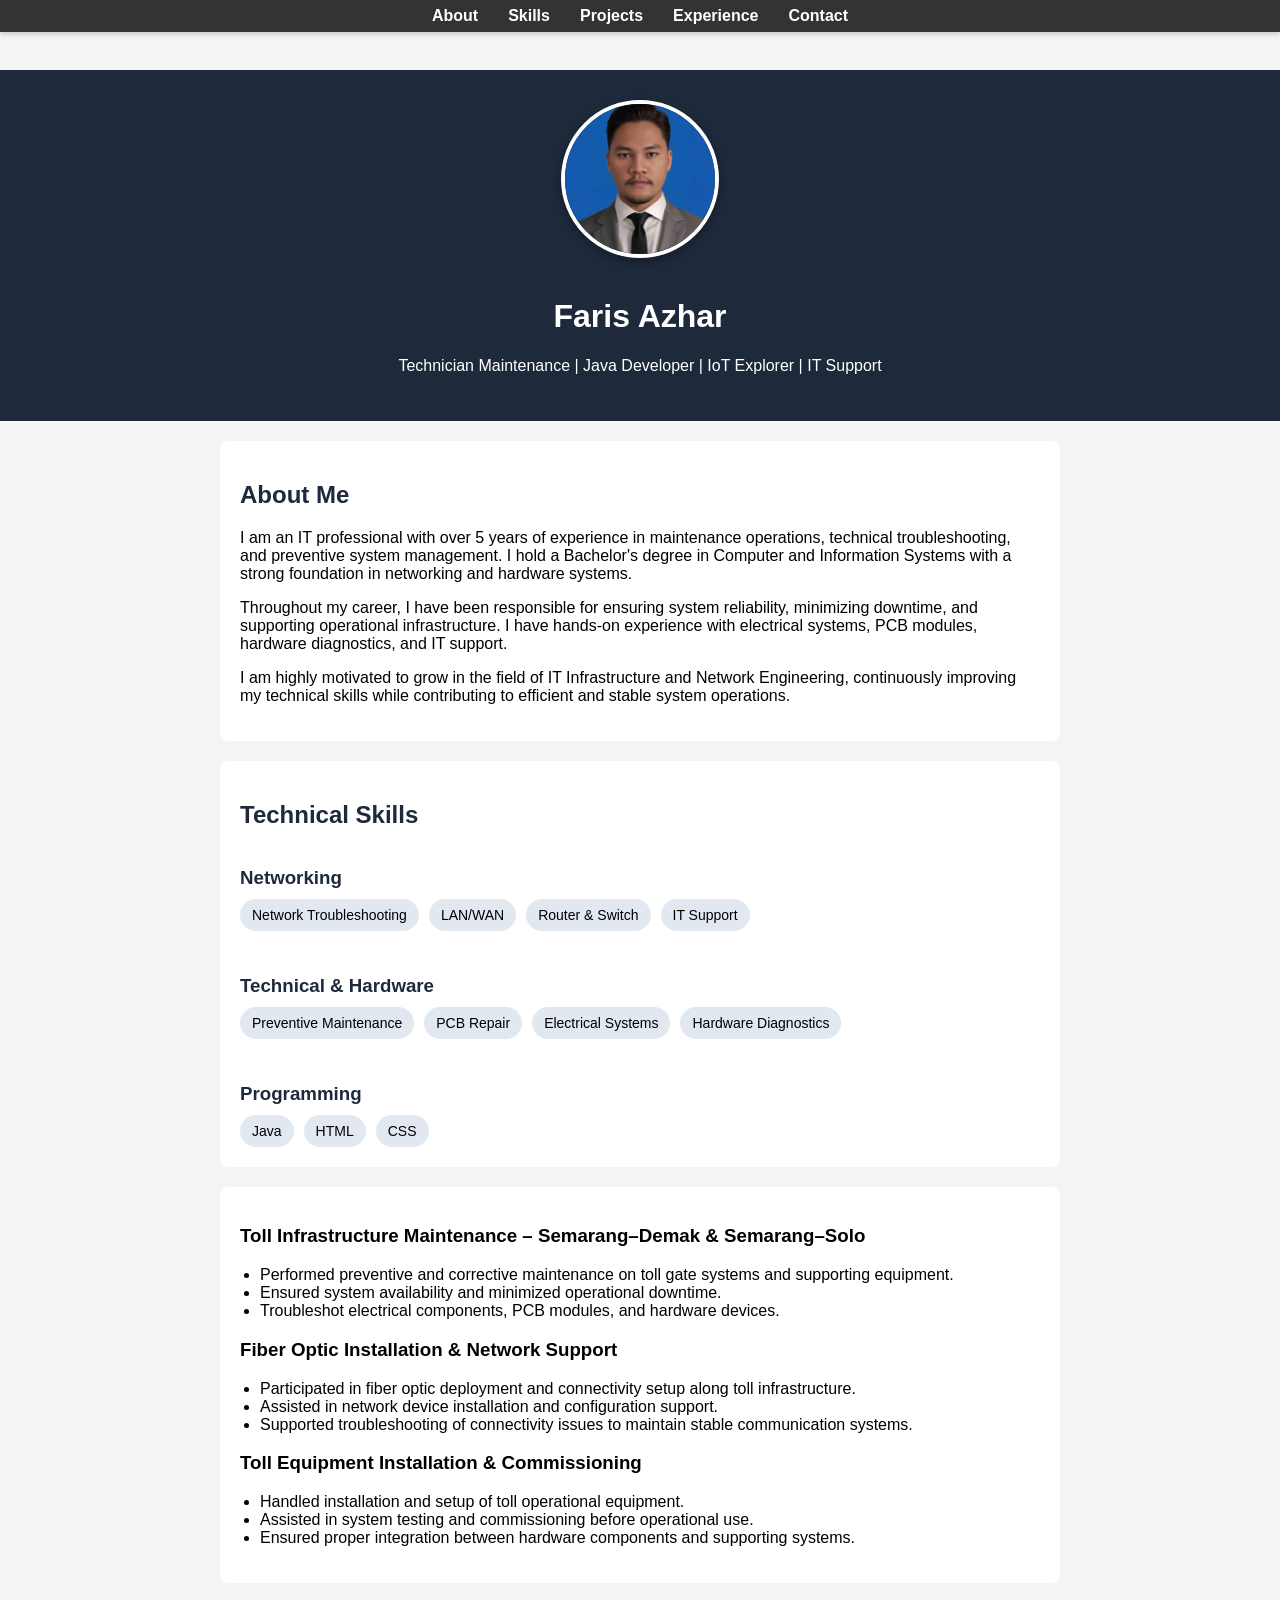
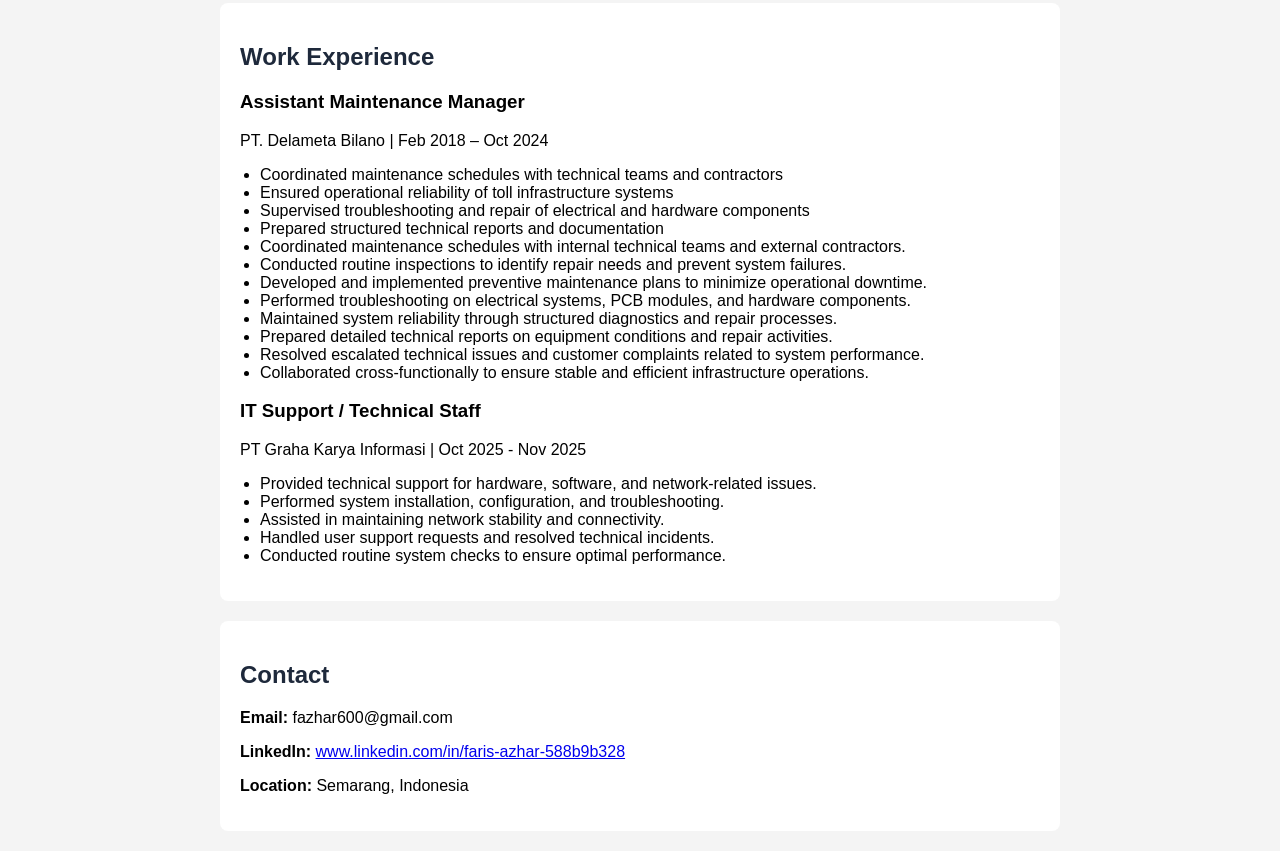
<file: Index.html>
<!DOCTYPE html>
<html>
<head>
    <link rel="stylesheet" href="style.css">
    <title>My Portfolio</title>
</head>
<body>
    <nav>
    <ul>
        <li><a href="#about">About</a></li>
        <li><a href="#skills">Skills</a></li>
        <li><a href="#projects">Projects</a></li>
        <li><a href="#experience">Experience</a></li>
        <li><a href="#contact">Contact</a></li>

    </ul>
</nav>
<header>
        <img src="profile.jpeg" alt="Profile Photo" class="profile-img">
    <h1>Faris Azhar</h1>
    <p>Technician Maintenance | Java Developer | IoT Explorer | IT Support</p>
</header>
    
<section id="about" class="fade-in">
        <h2>About Me</h2>
        <p>
        I am an IT professional with over 5 years of experience in maintenance operations, 
        technical troubleshooting, and preventive system management. I hold a Bachelor's 
        degree in Computer and Information Systems with a strong foundation in networking 
        and hardware systems.
    </p>
    <p>
        Throughout my career, I have been responsible for ensuring system reliability, 
        minimizing downtime, and supporting operational infrastructure. I have hands-on 
        experience with electrical systems, PCB modules, hardware diagnostics, and IT support.
    </p>
    <p>
        I am highly motivated to grow in the field of IT Infrastructure and Network Engineering, 
        continuously improving my technical skills while contributing to efficient and stable 
        system operations.
    </p>
    </section>

    <section id="skills" class="fade-in">
    <h2>Technical Skills</h2>

    <div class="skills-container">
        <div class="skill-category">
            <h3>Networking</h3>
            <div class="skill-tags">
                <span>Network Troubleshooting</span>
                <span>LAN/WAN</span>
                <span>Router & Switch</span>
                <span>IT Support</span>
            </div>
        </div>

        <div class="skill-category">
            <h3>Technical & Hardware</h3>
            <div class="skill-tags">
                <span>Preventive Maintenance</span>
                <span>PCB Repair</span>
                <span>Electrical Systems</span>
                <span>Hardware Diagnostics</span>
            </div>
        </div>

        <div class="skill-category">
            <h3>Programming</h3>
            <div class="skill-tags">
                <span>Java</span>
                <span>HTML</span>
                <span>CSS</span>
            </div>
        </div>
    </div>
    </section>

    <section id="projects" class="fade-in">
 <div class="project-card">
        <h3>Toll Infrastructure Maintenance – Semarang–Demak & Semarang–Solo</h3>
        <ul>
            <li>Performed preventive and corrective maintenance on toll gate systems and supporting equipment.</li>
            <li>Ensured system availability and minimized operational downtime.</li>
            <li>Troubleshot electrical components, PCB modules, and hardware devices.</li>
        </ul>
    </div>

    <div class="project-card">
        <h3>Fiber Optic Installation & Network Support</h3>
        <ul>
            <li>Participated in fiber optic deployment and connectivity setup along toll infrastructure.</li>
            <li>Assisted in network device installation and configuration support.</li>
            <li>Supported troubleshooting of connectivity issues to maintain stable communication systems.</li>
        </ul>
    </div>

    <div class="project-card">
        <h3>Toll Equipment Installation & Commissioning</h3>
        <ul>
            <li>Handled installation and setup of toll operational equipment.</li>
            <li>Assisted in system testing and commissioning before operational use.</li>
            <li>Ensured proper integration between hardware components and supporting systems.</li>
        </ul>
    </div>
    </section>
    <section id="experience" class="fade-in">
    <h2>Work Experience</h2>

    <h3>Assistant Maintenance Manager</h3>
    <p>PT. Delameta Bilano | Feb 2018 – Oct 2024</p>
    <ul>
        <li>Coordinated maintenance schedules with technical teams and contractors</li>
        <li>Ensured operational reliability of toll infrastructure systems</li>
        <li>Supervised troubleshooting and repair of electrical and hardware components</li>
        <li>Prepared structured technical reports and documentation</li>
        <li>Coordinated maintenance schedules with internal technical teams and external contractors.</li>
        <li>Conducted routine inspections to identify repair needs and prevent system failures.</li>
        <li>Developed and implemented preventive maintenance plans to minimize operational downtime.</li>
        <li>Performed troubleshooting on electrical systems, PCB modules, and hardware components.</li>
        <li>Maintained system reliability through structured diagnostics and repair processes.</li>
        <li>Prepared detailed technical reports on equipment conditions and repair activities.</li>
        <li>Resolved escalated technical issues and customer complaints related to system performance.</li>
        <li>Collaborated cross-functionally to ensure stable and efficient infrastructure operations.</li>
    </ul>
    <h3>IT Support / Technical Staff</h3>
    <p>PT Graha Karya Informasi | Oct 2025 - Nov 2025</p>
    <ul>
        <li>Provided technical support for hardware, software, and network-related issues.</li>
        <li>Performed system installation, configuration, and troubleshooting.</li>
        <li>Assisted in maintaining network stability and connectivity.</li>
        <li>Handled user support requests and resolved technical incidents.</li>
        <li>Conducted routine system checks to ensure optimal performance.</li>
    </ul>
</section>
    <section id="contact" class="fade-in">
        <h2>Contact</h2>
        <p><Strong>Email:</Strong> fazhar600@gmail.com</p>
        <p><strong>LinkedIn:</strong> 
        <a href="https://linkedin.com/in/username" target="_blank">
            www.linkedin.com/in/faris-azhar-588b9b328
        </a>
        <p><strong>Location:</strong> Semarang, Indonesia</p>
    </section>


</body>
</html>
</file>
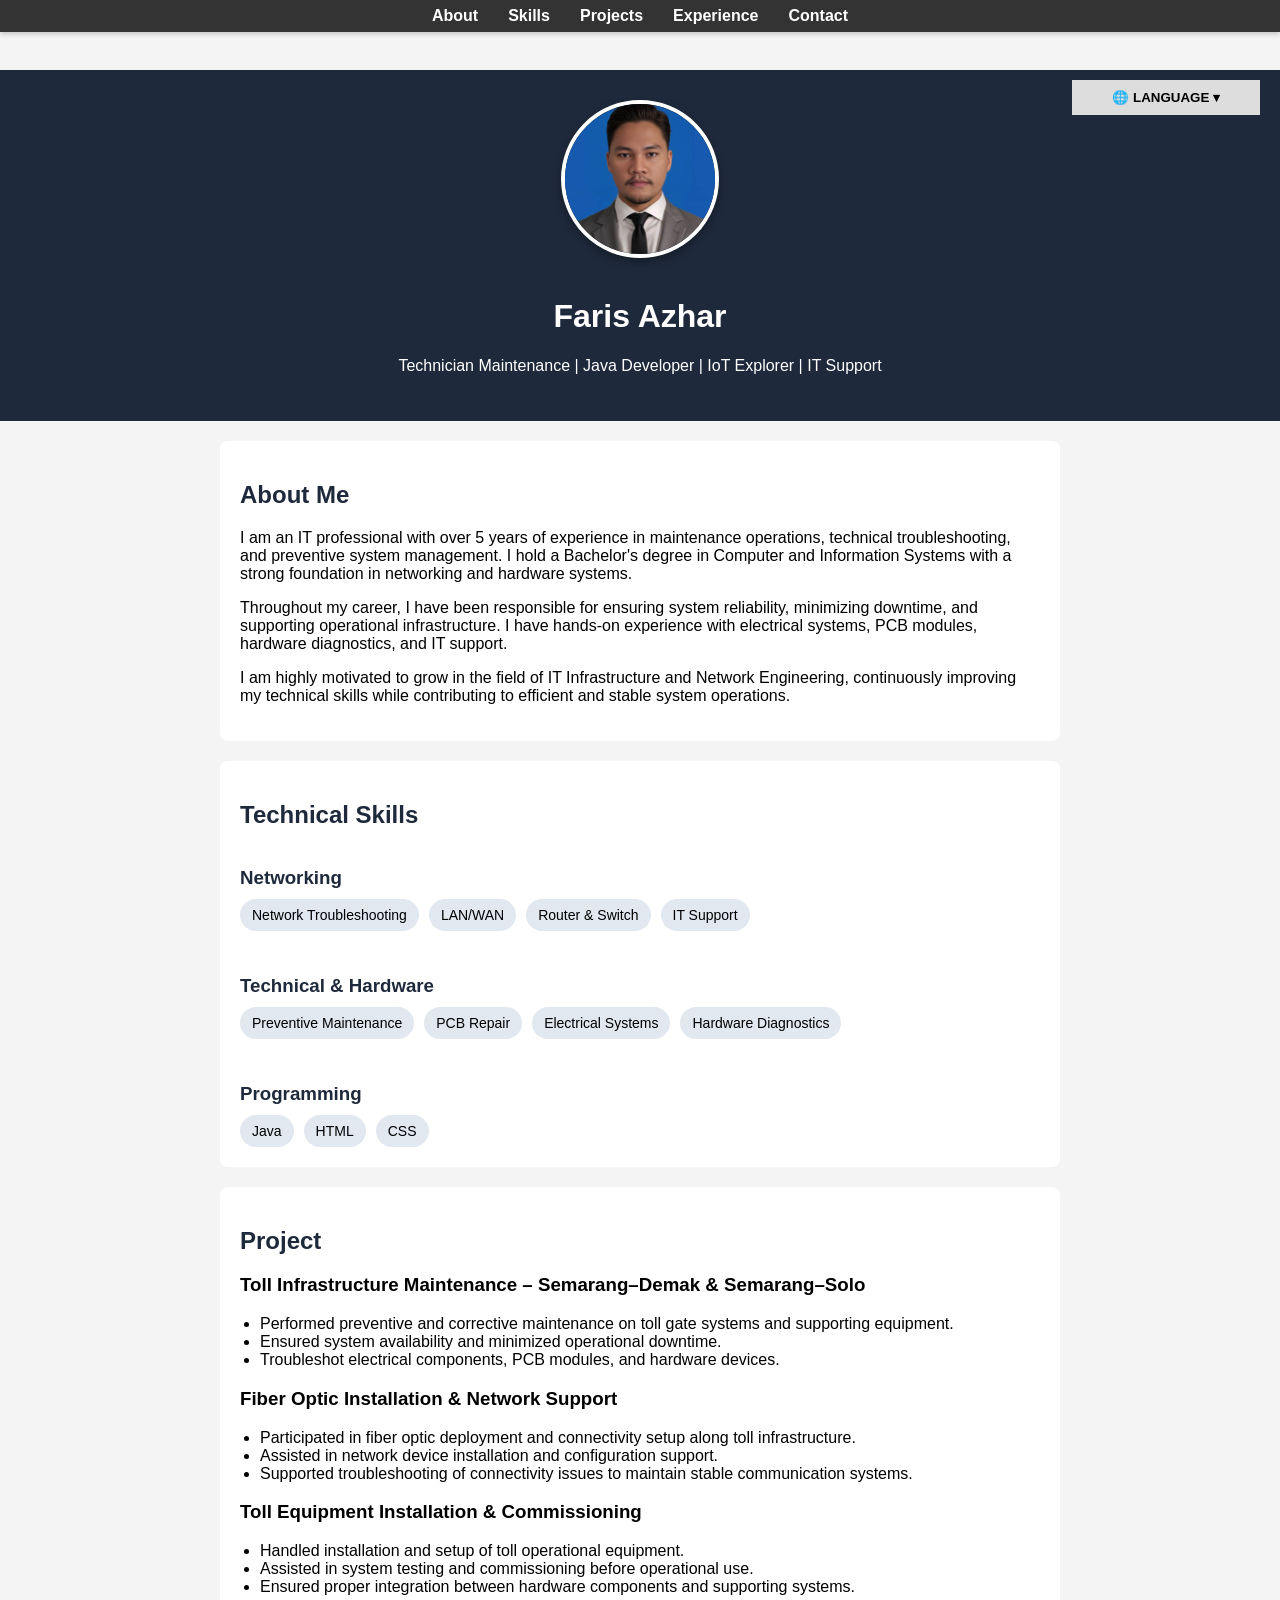
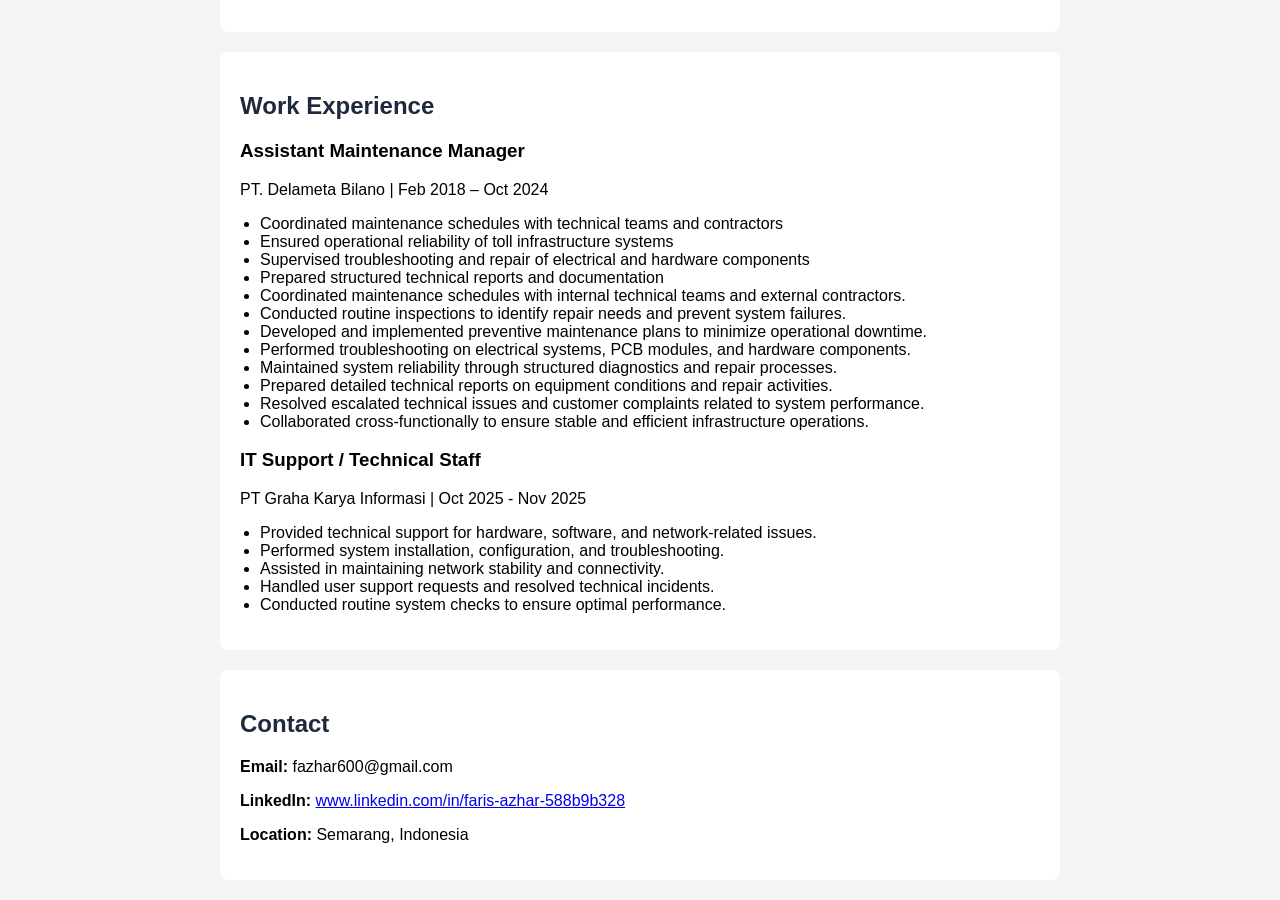
<file: index.html>
<!DOCTYPE html>
<html>
<head>
    <link rel="stylesheet" href="style.css">
    <title>Faris Azhar</title>
</head>
<body>
    <nav>
    <ul>
        <li><a href="#about">About</a></li>
        <li><a href="#skills">Skills</a></li>
        <li><a href="#projects">Projects</a></li>
        <li><a href="#experience">Experience</a></li>
        <li><a href="#contact">Contact</a></li>

    </ul>
</nav>
    <div class="lang-dropdown">
    <button class="lang-btn" onclick="toggleLang()">
        🌐 LANGUAGE ▾
    </button>

    <ul id="langMenu" class="lang-menu">
        <li onclick="changeLanguage('index.html')">English</li>
        <li onclick="changeLanguage('id.html')">Bahasa Indonesia</li>
        <li onclick="changeLanguage('jp.html')">日本語</li>
    </ul>
</div>

<header>
        <img src="profile.jpeg" alt="Profile Photo" class="profile-img">
    <h1>Faris Azhar</h1>
    <p>Technician Maintenance | Java Developer | IoT Explorer | IT Support</p>
</header>
    
<section id="about" class="fade-in">
        <h2>About Me</h2>
        <p>
        I am an IT professional with over 5 years of experience in maintenance operations, 
        technical troubleshooting, and preventive system management. I hold a Bachelor's 
        degree in Computer and Information Systems with a strong foundation in networking 
        and hardware systems.
    </p>
    <p>
        Throughout my career, I have been responsible for ensuring system reliability, 
        minimizing downtime, and supporting operational infrastructure. I have hands-on 
        experience with electrical systems, PCB modules, hardware diagnostics, and IT support.
    </p>
    <p>
        I am highly motivated to grow in the field of IT Infrastructure and Network Engineering, 
        continuously improving my technical skills while contributing to efficient and stable 
        system operations.
    </p>
    </section>

    <section id="skills" class="fade-in">
    <h2>Technical Skills</h2>

    <div class="skills-container">
        <div class="skill-category">
            <h3>Networking</h3>
            <div class="skill-tags">
                <span>Network Troubleshooting</span>
                <span>LAN/WAN</span>
                <span>Router & Switch</span>
                <span>IT Support</span>
            </div>
        </div>

        <div class="skill-category">
            <h3>Technical & Hardware</h3>
            <div class="skill-tags">
                <span>Preventive Maintenance</span>
                <span>PCB Repair</span>
                <span>Electrical Systems</span>
                <span>Hardware Diagnostics</span>
            </div>
        </div>

        <div class="skill-category">
            <h3>Programming</h3>
            <div class="skill-tags">
                <span>Java</span>
                <span>HTML</span>
                <span>CSS</span>
            </div>
        </div>
    </div>
    </section>

    <section id="projects" class="fade-in">
        <h2>Project</h2>
 <div class="project-card">
        <h3>Toll Infrastructure Maintenance – Semarang–Demak & Semarang–Solo</h3>
        <ul>
            <li>Performed preventive and corrective maintenance on toll gate systems and supporting equipment.</li>
            <li>Ensured system availability and minimized operational downtime.</li>
            <li>Troubleshot electrical components, PCB modules, and hardware devices.</li>
        </ul>
    </div>

    <div class="project-card">
        <h3>Fiber Optic Installation & Network Support</h3>
        <ul>
            <li>Participated in fiber optic deployment and connectivity setup along toll infrastructure.</li>
            <li>Assisted in network device installation and configuration support.</li>
            <li>Supported troubleshooting of connectivity issues to maintain stable communication systems.</li>
        </ul>
    </div>

    <div class="project-card">
        <h3>Toll Equipment Installation & Commissioning</h3>
        <ul>
            <li>Handled installation and setup of toll operational equipment.</li>
            <li>Assisted in system testing and commissioning before operational use.</li>
            <li>Ensured proper integration between hardware components and supporting systems.</li>
        </ul>
    </div>
    </section>
    <section id="experience" class="fade-in">
    <h2>Work Experience</h2>

    <h3>Assistant Maintenance Manager</h3>
    <p>PT. Delameta Bilano | Feb 2018 – Oct 2024</p>
    <ul>
        <li>Coordinated maintenance schedules with technical teams and contractors</li>
        <li>Ensured operational reliability of toll infrastructure systems</li>
        <li>Supervised troubleshooting and repair of electrical and hardware components</li>
        <li>Prepared structured technical reports and documentation</li>
        <li>Coordinated maintenance schedules with internal technical teams and external contractors.</li>
        <li>Conducted routine inspections to identify repair needs and prevent system failures.</li>
        <li>Developed and implemented preventive maintenance plans to minimize operational downtime.</li>
        <li>Performed troubleshooting on electrical systems, PCB modules, and hardware components.</li>
        <li>Maintained system reliability through structured diagnostics and repair processes.</li>
        <li>Prepared detailed technical reports on equipment conditions and repair activities.</li>
        <li>Resolved escalated technical issues and customer complaints related to system performance.</li>
        <li>Collaborated cross-functionally to ensure stable and efficient infrastructure operations.</li>
    </ul>
    <h3>IT Support / Technical Staff</h3>
    <p>PT Graha Karya Informasi | Oct 2025 - Nov 2025</p>
    <ul>
        <li>Provided technical support for hardware, software, and network-related issues.</li>
        <li>Performed system installation, configuration, and troubleshooting.</li>
        <li>Assisted in maintaining network stability and connectivity.</li>
        <li>Handled user support requests and resolved technical incidents.</li>
        <li>Conducted routine system checks to ensure optimal performance.</li>
    </ul>
</section>
    <section id="contact" class="fade-in">
        <h2>Contact</h2>
        <p><Strong>Email:</Strong> fazhar600@gmail.com</p>
        <p><strong>LinkedIn:</strong> 
        <a href="https://linkedin.com/in/username" target="_blank">
            www.linkedin.com/in/faris-azhar-588b9b328
        </a>
        <p><strong>Location:</strong> Semarang, Indonesia</p>
    </section>


</body>
<script>
function toggleLang(){
    const menu = document.getElementById("langMenu");
    menu.style.display = menu.style.display === "block" ? "none" : "block";
}

function changeLanguage(page){
    window.location.href = page;
}

// klik luar = nutup dropdown
window.onclick = function(e){
    if(!e.target.matches('.lang-btn')){
        document.getElementById("langMenu").style.display = "none";
    }
}
</script>
</html>
</file>
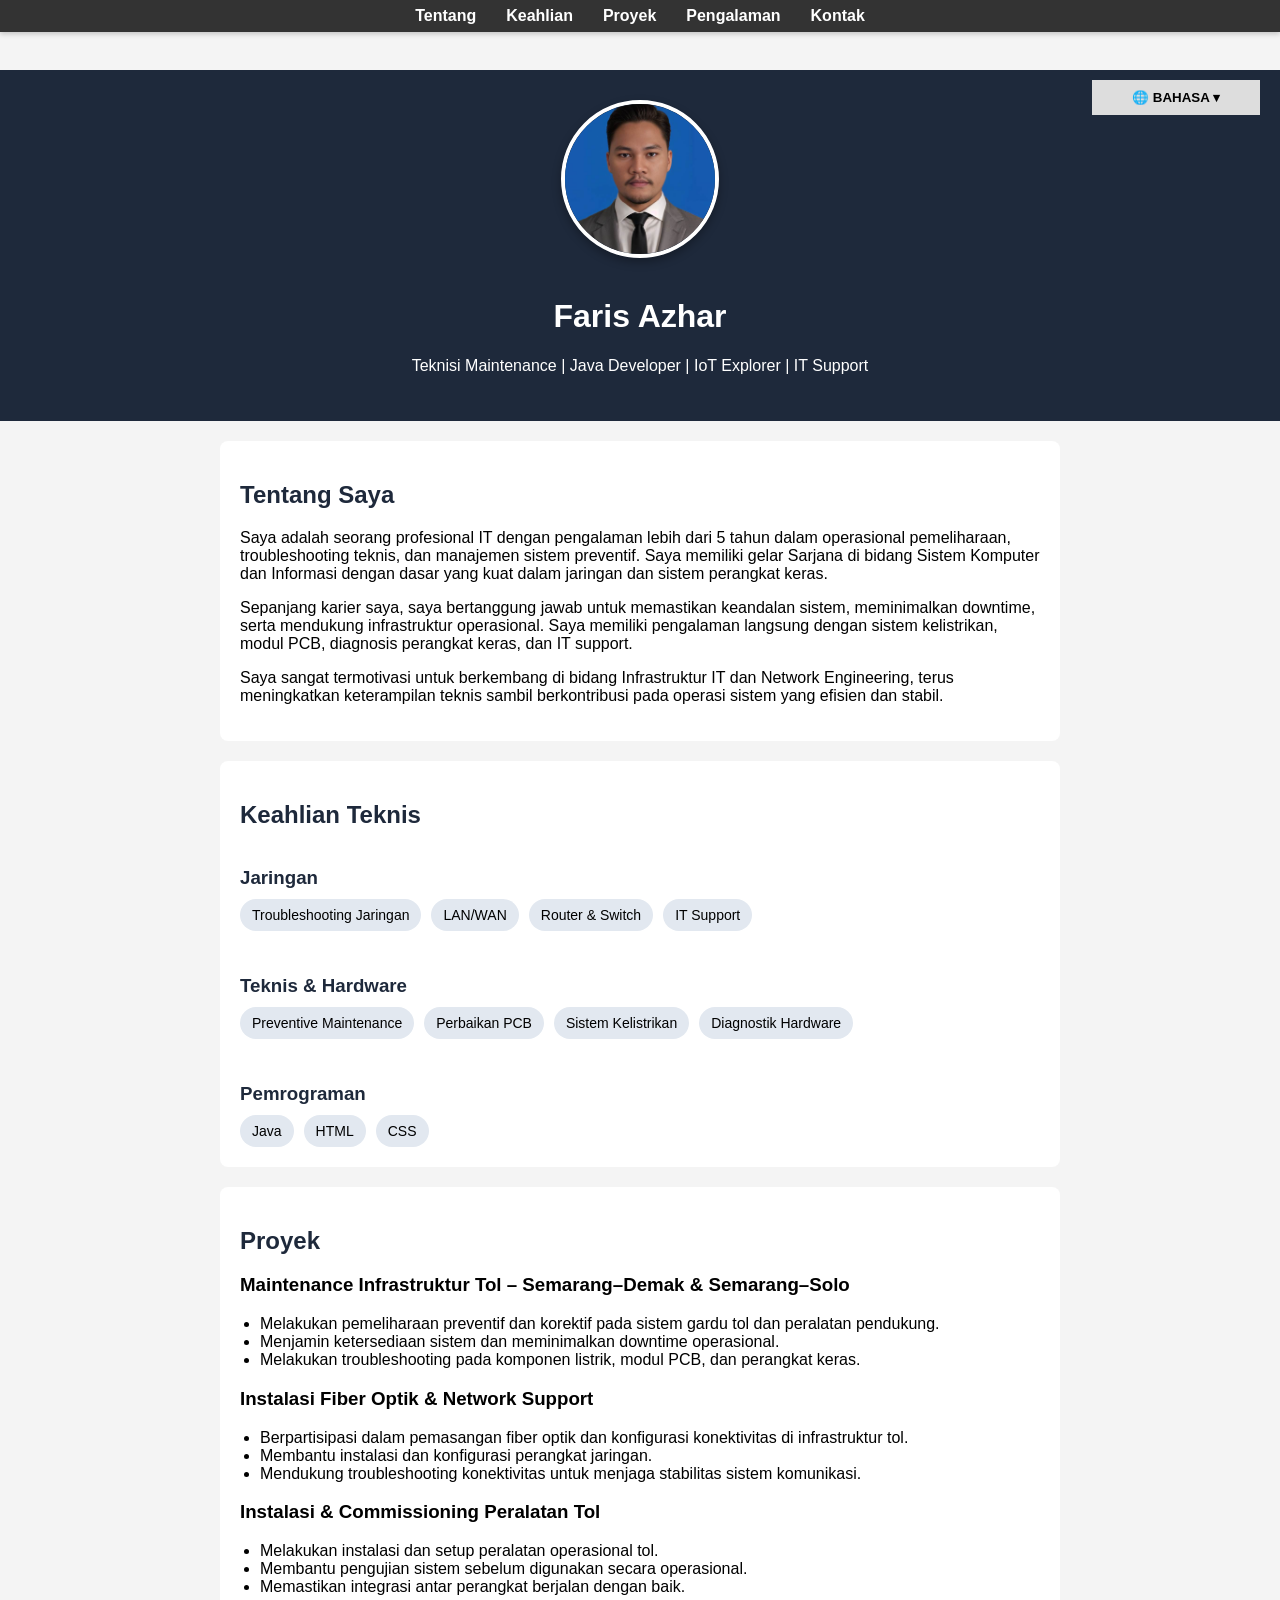
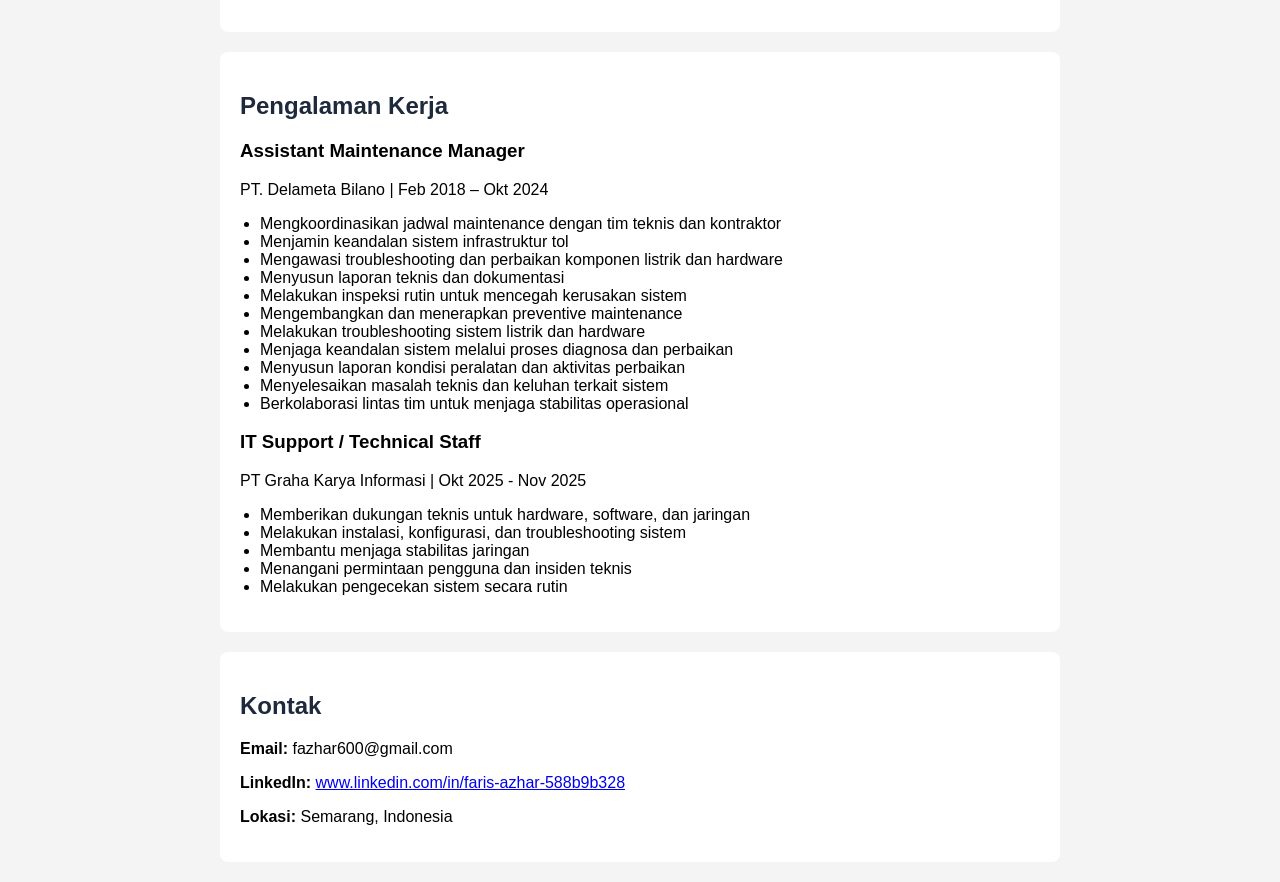
<file: id.html>
<!DOCTYPE html>
<html>
<head>
    <link rel="stylesheet" href="style.css">
    <title>Portofolio Saya</title>
</head>
<body>
    <nav>
    <ul>
        <li><a href="#about">Tentang</a></li>
        <li><a href="#skills">Keahlian</a></li>
        <li><a href="#projects">Proyek</a></li>
        <li><a href="#experience">Pengalaman</a></li>
        <li><a href="#contact">Kontak</a></li>
    </ul>
</nav>

<div class="lang-dropdown">
    <button class="lang-btn" onclick="toggleLang()">
        🌐 BAHASA ▾
    </button>

    <ul id="langMenu" class="lang-menu">
        <li onclick="changeLanguage('index.html')">English</li>
        <li onclick="changeLanguage('id.html')">Bahasa Indonesia</li>
        <li onclick="changeLanguage('jp.html')">日本語</li>
    </ul>
</div>

<header>
    <img src="profile.jpeg" alt="Foto Profil" class="profile-img">
    <h1>Faris Azhar</h1>
    <p>Teknisi Maintenance | Java Developer | IoT Explorer | IT Support</p>
</header>
    
<section id="about" class="fade-in">
    <h2>Tentang Saya</h2>
    <p>
        Saya adalah seorang profesional IT dengan pengalaman lebih dari 5 tahun dalam operasional pemeliharaan, 
        troubleshooting teknis, dan manajemen sistem preventif. Saya memiliki gelar Sarjana 
        di bidang Sistem Komputer dan Informasi dengan dasar yang kuat dalam jaringan 
        dan sistem perangkat keras.
    </p>
    <p>
        Sepanjang karier saya, saya bertanggung jawab untuk memastikan keandalan sistem, 
        meminimalkan downtime, serta mendukung infrastruktur operasional. Saya memiliki pengalaman langsung 
        dengan sistem kelistrikan, modul PCB, diagnosis perangkat keras, dan IT support.
    </p>
    <p>
        Saya sangat termotivasi untuk berkembang di bidang Infrastruktur IT dan Network Engineering, 
        terus meningkatkan keterampilan teknis sambil berkontribusi pada operasi sistem yang efisien dan stabil.
    </p>
</section>

<section id="skills" class="fade-in">
    <h2>Keahlian Teknis</h2>

    <div class="skills-container">
        <div class="skill-category">
            <h3>Jaringan</h3>
            <div class="skill-tags">
                <span>Troubleshooting Jaringan</span>
                <span>LAN/WAN</span>
                <span>Router & Switch</span>
                <span>IT Support</span>
            </div>
        </div>

        <div class="skill-category">
            <h3>Teknis & Hardware</h3>
            <div class="skill-tags">
                <span>Preventive Maintenance</span>
                <span>Perbaikan PCB</span>
                <span>Sistem Kelistrikan</span>
                <span>Diagnostik Hardware</span>
            </div>
        </div>

        <div class="skill-category">
            <h3>Pemrograman</h3>
            <div class="skill-tags">
                <span>Java</span>
                <span>HTML</span>
                <span>CSS</span>
            </div>
        </div>
    </div>
</section>

<section id="projects" class="fade-in">
    <h2>Proyek</h2>

    <div class="project-card">
        <h3>Maintenance Infrastruktur Tol – Semarang–Demak & Semarang–Solo</h3>
        <ul>
            <li>Melakukan pemeliharaan preventif dan korektif pada sistem gardu tol dan peralatan pendukung.</li>
            <li>Menjamin ketersediaan sistem dan meminimalkan downtime operasional.</li>
            <li>Melakukan troubleshooting pada komponen listrik, modul PCB, dan perangkat keras.</li>
        </ul>
    </div>

    <div class="project-card">
        <h3>Instalasi Fiber Optik & Network Support</h3>
        <ul>
            <li>Berpartisipasi dalam pemasangan fiber optik dan konfigurasi konektivitas di infrastruktur tol.</li>
            <li>Membantu instalasi dan konfigurasi perangkat jaringan.</li>
            <li>Mendukung troubleshooting konektivitas untuk menjaga stabilitas sistem komunikasi.</li>
        </ul>
    </div>

    <div class="project-card">
        <h3>Instalasi & Commissioning Peralatan Tol</h3>
        <ul>
            <li>Melakukan instalasi dan setup peralatan operasional tol.</li>
            <li>Membantu pengujian sistem sebelum digunakan secara operasional.</li>
            <li>Memastikan integrasi antar perangkat berjalan dengan baik.</li>
        </ul>
    </div>
</section>

<section id="experience" class="fade-in">
    <h2>Pengalaman Kerja</h2>

    <h3>Assistant Maintenance Manager</h3>
    <p>PT. Delameta Bilano | Feb 2018 – Okt 2024</p>
    <ul>
        <li>Mengkoordinasikan jadwal maintenance dengan tim teknis dan kontraktor</li>
        <li>Menjamin keandalan sistem infrastruktur tol</li>
        <li>Mengawasi troubleshooting dan perbaikan komponen listrik dan hardware</li>
        <li>Menyusun laporan teknis dan dokumentasi</li>
        <li>Melakukan inspeksi rutin untuk mencegah kerusakan sistem</li>
        <li>Mengembangkan dan menerapkan preventive maintenance</li>
        <li>Melakukan troubleshooting sistem listrik dan hardware</li>
        <li>Menjaga keandalan sistem melalui proses diagnosa dan perbaikan</li>
        <li>Menyusun laporan kondisi peralatan dan aktivitas perbaikan</li>
        <li>Menyelesaikan masalah teknis dan keluhan terkait sistem</li>
        <li>Berkolaborasi lintas tim untuk menjaga stabilitas operasional</li>
    </ul>

    <h3>IT Support / Technical Staff</h3>
    <p>PT Graha Karya Informasi | Okt 2025 - Nov 2025</p>
    <ul>
        <li>Memberikan dukungan teknis untuk hardware, software, dan jaringan</li>
        <li>Melakukan instalasi, konfigurasi, dan troubleshooting sistem</li>
        <li>Membantu menjaga stabilitas jaringan</li>
        <li>Menangani permintaan pengguna dan insiden teknis</li>
        <li>Melakukan pengecekan sistem secara rutin</li>
    </ul>
</section>

<section id="contact" class="fade-in">
    <h2>Kontak</h2>
    <p><strong>Email:</strong> fazhar600@gmail.com</p>
    <p><strong>LinkedIn:</strong> 
        <a href="https://linkedin.com/in/username" target="_blank">
            www.linkedin.com/in/faris-azhar-588b9b328
        </a>
    </p>
    <p><strong>Lokasi:</strong> Semarang, Indonesia</p>
</section>

</body>

<script>
function toggleLang(){
    const menu = document.getElementById("langMenu");
    menu.style.display = menu.style.display === "block" ? "none" : "block";
}

function changeLanguage(page){
    window.location.href = page;
}

window.onclick = function(e){
    if(!e.target.matches('.lang-btn')){
        document.getElementById("langMenu").style.display = "none";
    }
}
</script>
</html>
</file>
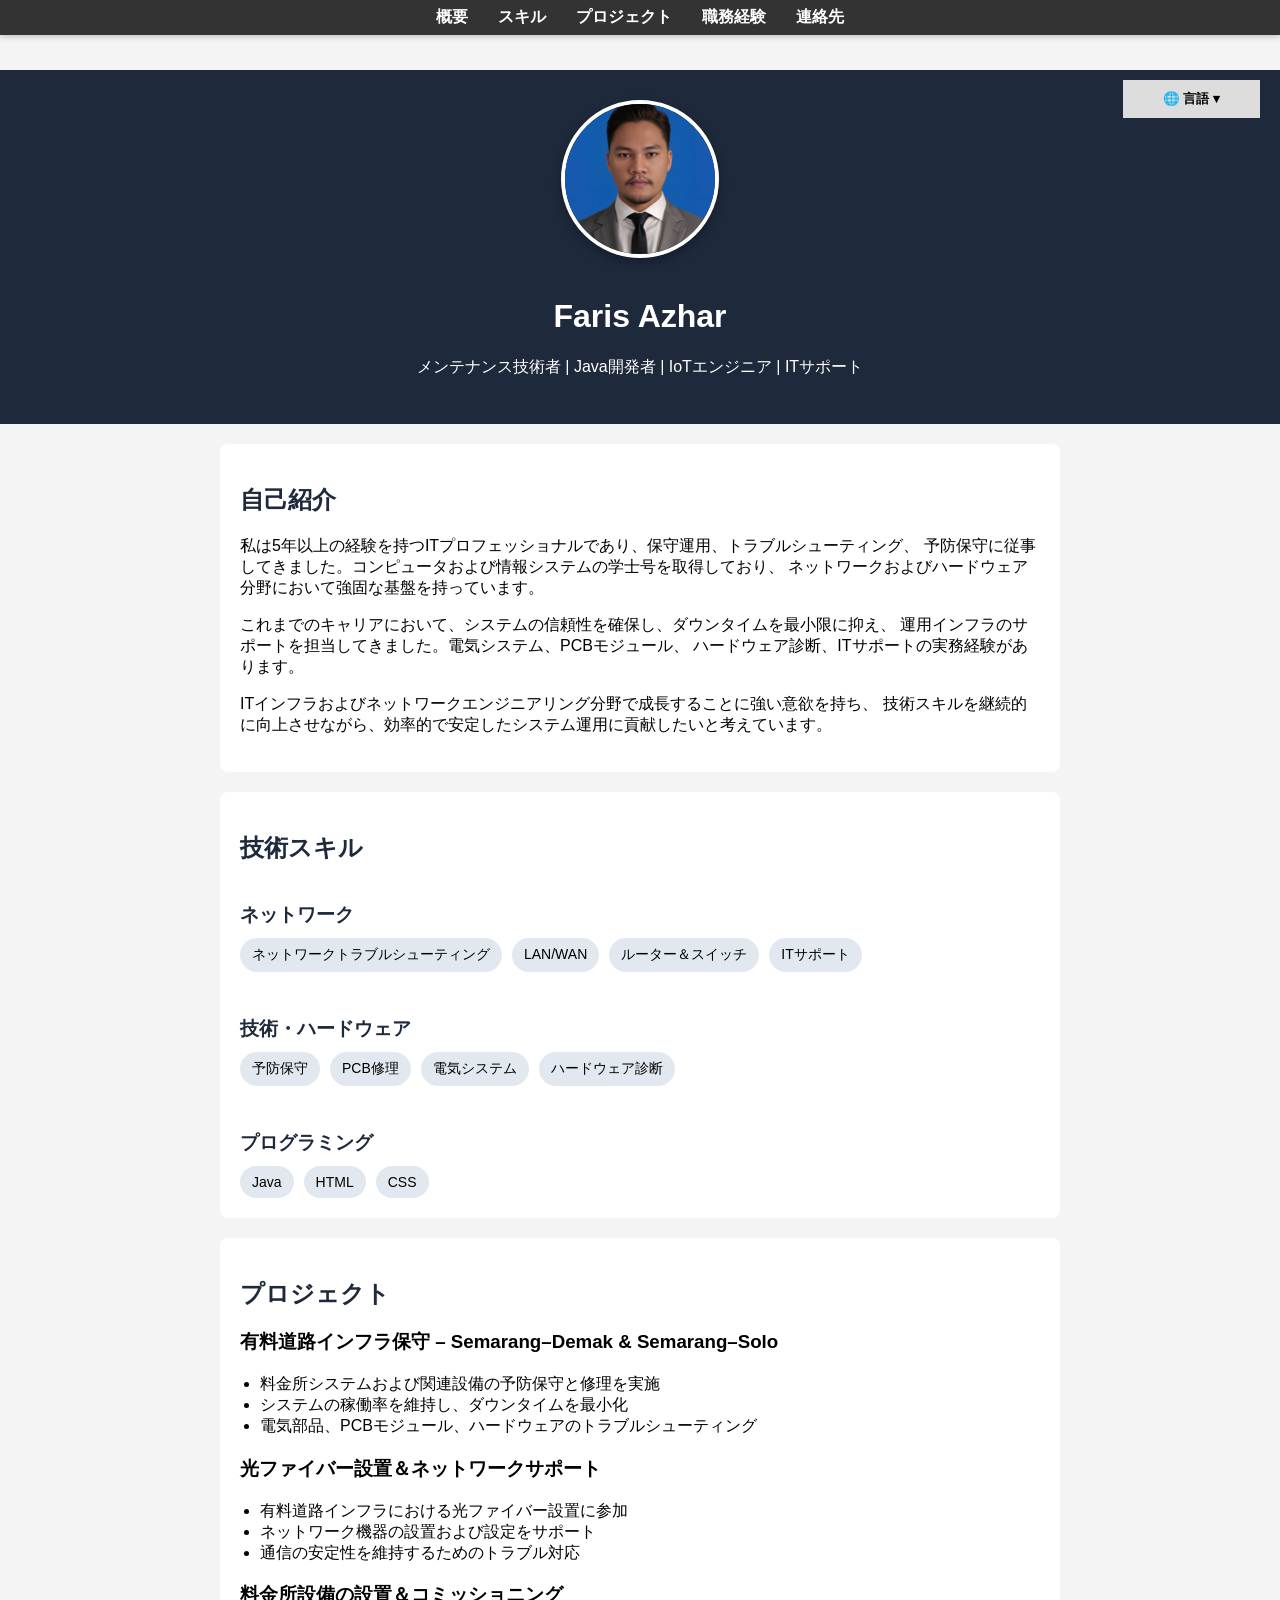
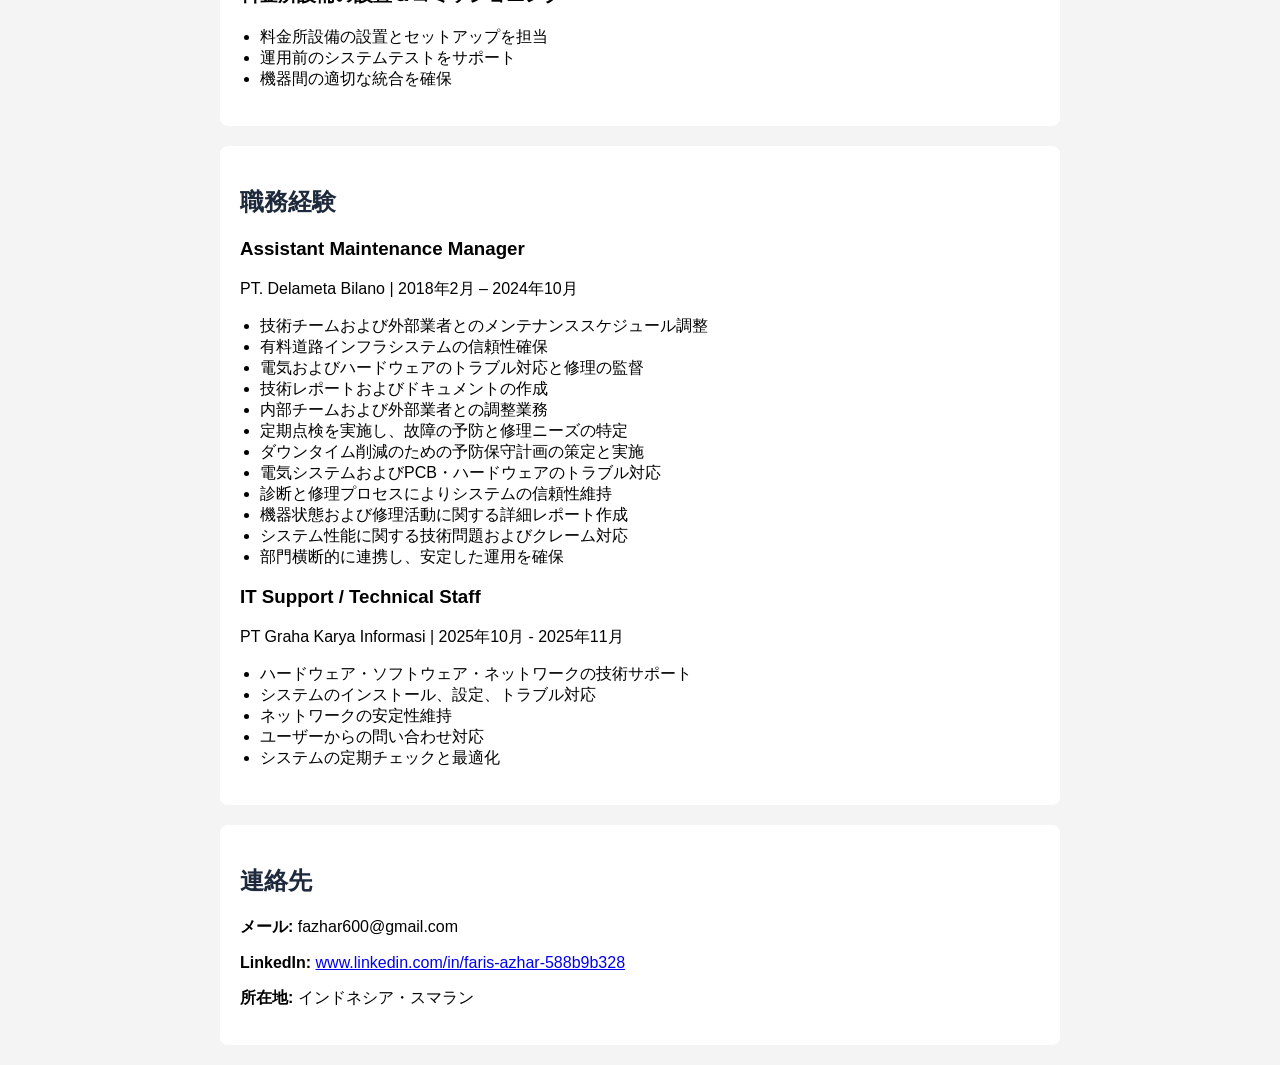
<file: jp.html>
<!DOCTYPE html>
<html lang="ja">
<head>
    <link rel="stylesheet" href="style.css">
    <title>ポートフォリオ</title>
</head>
<body>
    <nav>
    <ul>
        <li><a href="#about">概要</a></li>
        <li><a href="#skills">スキル</a></li>
        <li><a href="#projects">プロジェクト</a></li>
        <li><a href="#experience">職務経験</a></li>
        <li><a href="#contact">連絡先</a></li>
    </ul>
</nav>

<div class="lang-dropdown">
    <button class="lang-btn" onclick="toggleLang()">
        🌐 言語 ▾
    </button>

    <ul id="langMenu" class="lang-menu">
        <li onclick="changeLanguage('index.html')">English</li>
        <li onclick="changeLanguage('id.html')">Bahasa Indonesia</li>
        <li onclick="changeLanguage('jp.html')">日本語</li>
    </ul>
</div>

<header>
    <img src="profile.jpeg" alt="プロフィール写真" class="profile-img">
    <h1>Faris Azhar</h1>
    <p>メンテナンス技術者 | Java開発者 | IoTエンジニア | ITサポート</p>
</header>
    
<section id="about" class="fade-in">
    <h2>自己紹介</h2>
    <p>
    私は5年以上の経験を持つITプロフェッショナルであり、保守運用、トラブルシューティング、
    予防保守に従事してきました。コンピュータおよび情報システムの学士号を取得しており、
    ネットワークおよびハードウェア分野において強固な基盤を持っています。
    </p>
    <p>
    これまでのキャリアにおいて、システムの信頼性を確保し、ダウンタイムを最小限に抑え、
    運用インフラのサポートを担当してきました。電気システム、PCBモジュール、
    ハードウェア診断、ITサポートの実務経験があります。
    </p>
    <p>
    ITインフラおよびネットワークエンジニアリング分野で成長することに強い意欲を持ち、
    技術スキルを継続的に向上させながら、効率的で安定したシステム運用に貢献したいと考えています。
    </p>
</section>

<section id="skills" class="fade-in">
<h2>技術スキル</h2>

<div class="skills-container">
    <div class="skill-category">
        <h3>ネットワーク</h3>
        <div class="skill-tags">
            <span>ネットワークトラブルシューティング</span>
            <span>LAN/WAN</span>
            <span>ルーター＆スイッチ</span>
            <span>ITサポート</span>
        </div>
    </div>

    <div class="skill-category">
        <h3>技術・ハードウェア</h3>
        <div class="skill-tags">
            <span>予防保守</span>
            <span>PCB修理</span>
            <span>電気システム</span>
            <span>ハードウェア診断</span>
        </div>
    </div>

    <div class="skill-category">
        <h3>プログラミング</h3>
        <div class="skill-tags">
            <span>Java</span>
            <span>HTML</span>
            <span>CSS</span>
        </div>
    </div>
</div>
</section>

<section id="projects" class="fade-in">
<h2>プロジェクト</h2>

<div class="project-card">
    <h3>有料道路インフラ保守 – Semarang–Demak & Semarang–Solo</h3>
    <ul>
        <li>料金所システムおよび関連設備の予防保守と修理を実施</li>
        <li>システムの稼働率を維持し、ダウンタイムを最小化</li>
        <li>電気部品、PCBモジュール、ハードウェアのトラブルシューティング</li>
    </ul>
</div>

<div class="project-card">
    <h3>光ファイバー設置＆ネットワークサポート</h3>
    <ul>
        <li>有料道路インフラにおける光ファイバー設置に参加</li>
        <li>ネットワーク機器の設置および設定をサポート</li>
        <li>通信の安定性を維持するためのトラブル対応</li>
    </ul>
</div>

<div class="project-card">
    <h3>料金所設備の設置＆コミッショニング</h3>
    <ul>
        <li>料金所設備の設置とセットアップを担当</li>
        <li>運用前のシステムテストをサポート</li>
        <li>機器間の適切な統合を確保</li>
    </ul>
</div>
</section>

<section id="experience" class="fade-in">
<h2>職務経験</h2>

<h3>Assistant Maintenance Manager</h3>
<p>PT. Delameta Bilano | 2018年2月 – 2024年10月</p>
<ul>
    <li>技術チームおよび外部業者とのメンテナンススケジュール調整</li>
    <li>有料道路インフラシステムの信頼性確保</li>
    <li>電気およびハードウェアのトラブル対応と修理の監督</li>
    <li>技術レポートおよびドキュメントの作成</li>
    <li>内部チームおよび外部業者との調整業務</li>
    <li>定期点検を実施し、故障の予防と修理ニーズの特定</li>
    <li>ダウンタイム削減のための予防保守計画の策定と実施</li>
    <li>電気システムおよびPCB・ハードウェアのトラブル対応</li>
    <li>診断と修理プロセスによりシステムの信頼性維持</li>
    <li>機器状態および修理活動に関する詳細レポート作成</li>
    <li>システム性能に関する技術問題およびクレーム対応</li>
    <li>部門横断的に連携し、安定した運用を確保</li>
</ul>

<h3>IT Support / Technical Staff</h3>
<p>PT Graha Karya Informasi | 2025年10月 - 2025年11月</p>
<ul>
    <li>ハードウェア・ソフトウェア・ネットワークの技術サポート</li>
    <li>システムのインストール、設定、トラブル対応</li>
    <li>ネットワークの安定性維持</li>
    <li>ユーザーからの問い合わせ対応</li>
    <li>システムの定期チェックと最適化</li></ul>
</section>

<section id="contact" class="fade-in">
<h2>連絡先</h2>
<p><strong>メール:</strong> fazhar600@gmail.com</p>
<p><strong>LinkedIn:</strong> 
<a href="https://linkedin.com/in/username" target="_blank">
www.linkedin.com/in/faris-azhar-588b9b328
</a>
<p><strong>所在地:</strong> インドネシア・スマラン</p>
</section>

</body>
<script>
function toggleLang(){
    const menu = document.getElementById("langMenu");
    menu.style.display = menu.style.display === "block" ? "none" : "block";
}

function changeLanguage(page){
    window.location.href = page;
}

// klik luar = nutup dropdown
window.onclick = function(e){
    if(!e.target.matches('.lang-btn')){
        document.getElementById("langMenu").style.display = "none";
    }
}
</script>

</html>
</file>
<file: style.css>
body {
    font-family: Arial, sans-serif;
    margin: 0;
    padding: 0;
    background-color: #f4f4f4;
    padding-top: 70px;
}
.profile-img {
    width: 150px;
    height: 150px;
    border-radius: 50%;
    object-fit: cover;
    margin-bottom: 15px;
    object-position: center 20%;
    border: 4px solid white;
    box-shadow: 0 4px 10px rgba(0,0,0,0.3);
}
.skills-container {
    display: grid;
    gap: 25px;
}

.skill-category h3 {
    margin-bottom: 10px;
    color: #1e293b;
}

.skill-tags {
    display: flex;
    flex-wrap: wrap;
    gap: 10px;
}

.skill-tags span {
    background-color: #e2e8f0;
    padding: 8px 12px;
    border-radius: 20px;
    font-size: 14px;
    font-weight: 500;
}
.skill-tags span:hover {
    background-color: #38bdf8;
    color: white;
    transition: 0.3s;
}
nav {    
    position: fixed;
    top: 0;
    width: 100%;
    background-color: #333;
    padding: 7px 0;
    box-shadow: 0 2px 5px rgba(0,0,0,0.2);
}
nav ul {
    list-style: none;
    display: flex;
    justify-content: center;
    gap: 30px;
    margin: 0;
    padding: 0;
}
nav ul li a {
    color: white;
    text-decoration: none;
    font-weight: bold;
    transition: 0.3s;
}

nav ul li a:hover {
    color: #38bdf8;
}

header {
    background-color: #1e293b;
    color: white;
    text-align: center;
    padding: 30px 20px;
    margin-top: 0;
}

section {
    background-color: white;
    margin: 20px;
    padding: 20px;
    border-radius: 8px;
    max-width: 800px;
    margin: 20px auto;
}

h2 {
    color: #1e293b;
}

ul {
    padding-left: 20px;
}
html {
    scroll-behavior: smooth;
}

@media (max-width: 768px) {
    nav ul {
        flex-direction: column;
        gap: 10px;
    }

    header h1 {
        font-size: 24px;
    }

    header p {
        font-size: 14px;
    }

    section {
        margin: 15px;
        padding: 15px;
    }
    .profile-img {
        width: 120px;
        height: 120px;
    }
}
.lang-dropdown {
    position: absolute;
    top: 80px; /* posisi di bawah nav */
    right: 20px;
}

.lang-btn {
    background-color: #ddd;
    color: rgb(0, 0, 0);
    padding: 10px 40px;
    border: none;
    cursor: pointer;
    font-weight: bold;
}

.lang-menu {
    display: none;
    list-style: none;
    margin: 0;
    padding: 0;
    background: #ddd;
    border: 1px solid #333;
    width: 191px;
}

.lang-menu li {
    padding: 10px;
    cursor: pointer;
    border-bottom: 1px solid #aaa;
}

.lang-menu li:hover {
    background: #bbb;
}
.lang-menu {
    box-shadow: 0px 5px 10px rgba(0,0,0,0.2);
}
</file>
